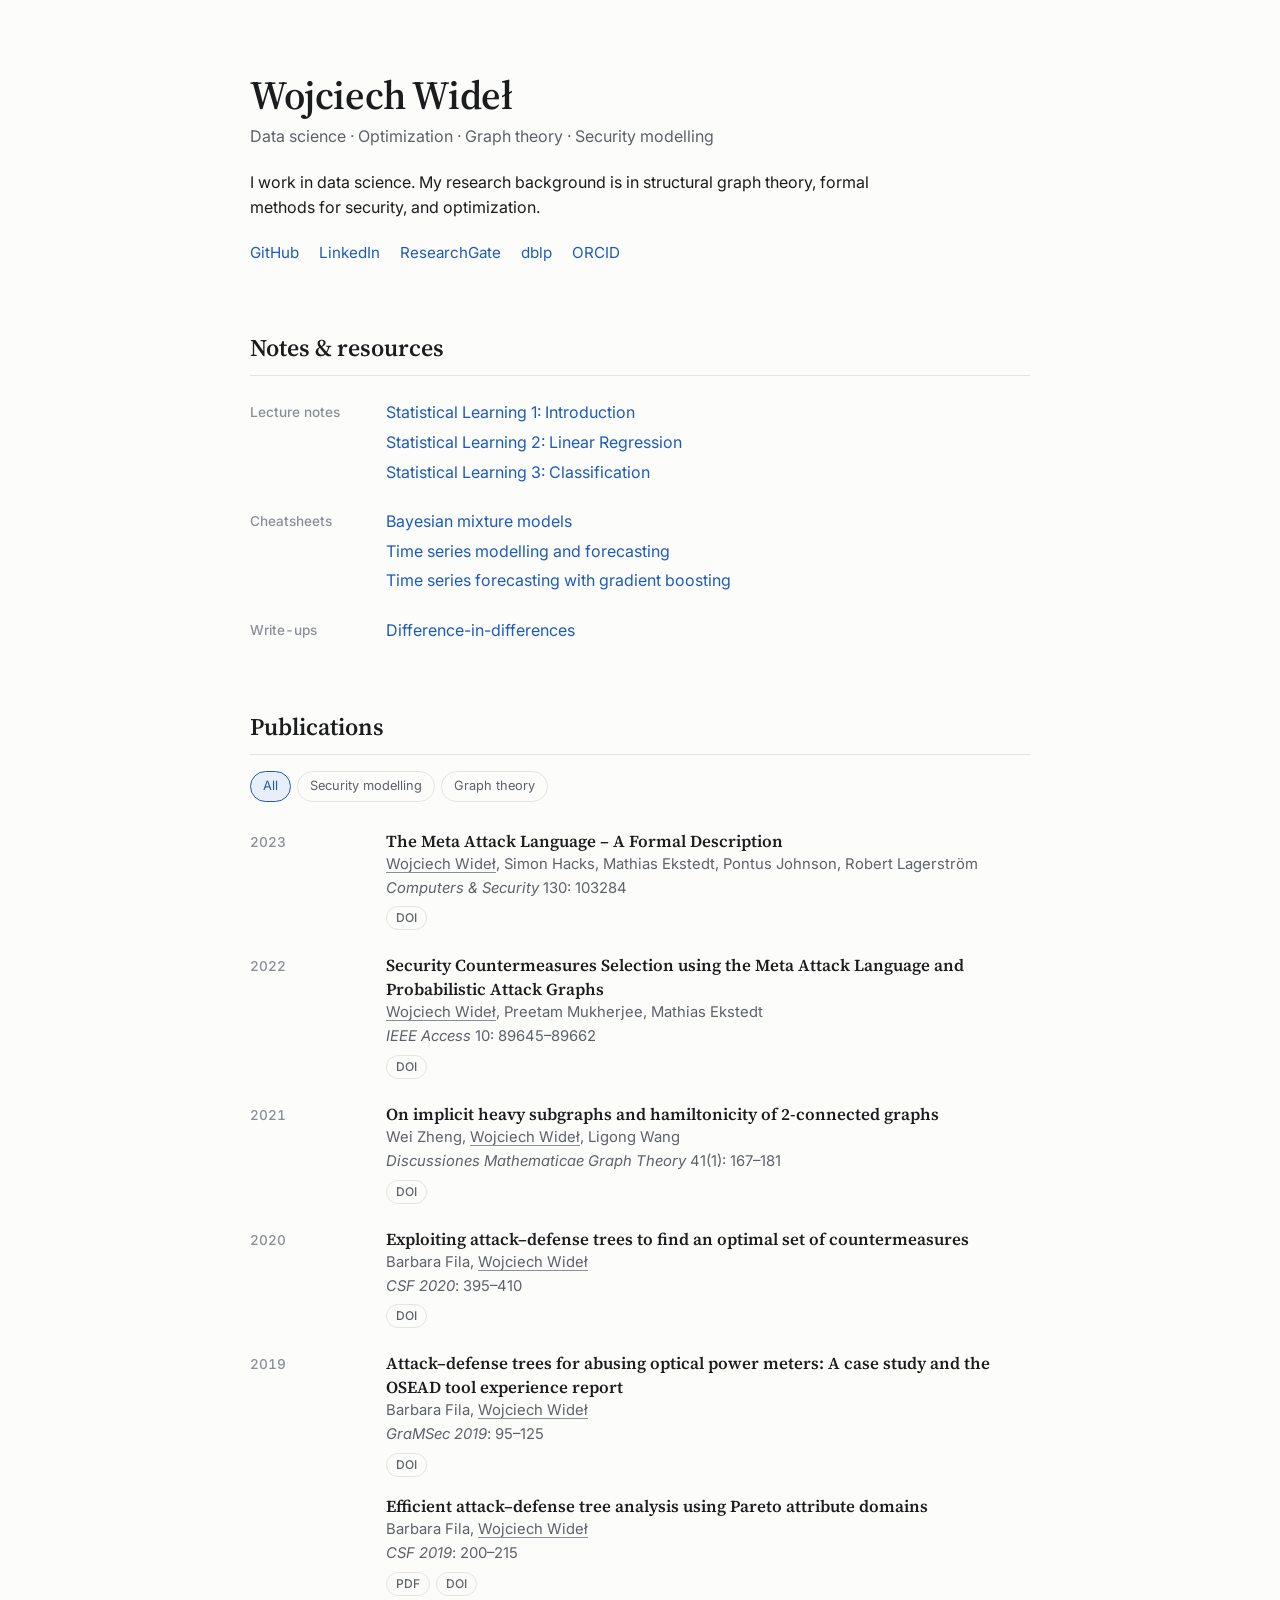
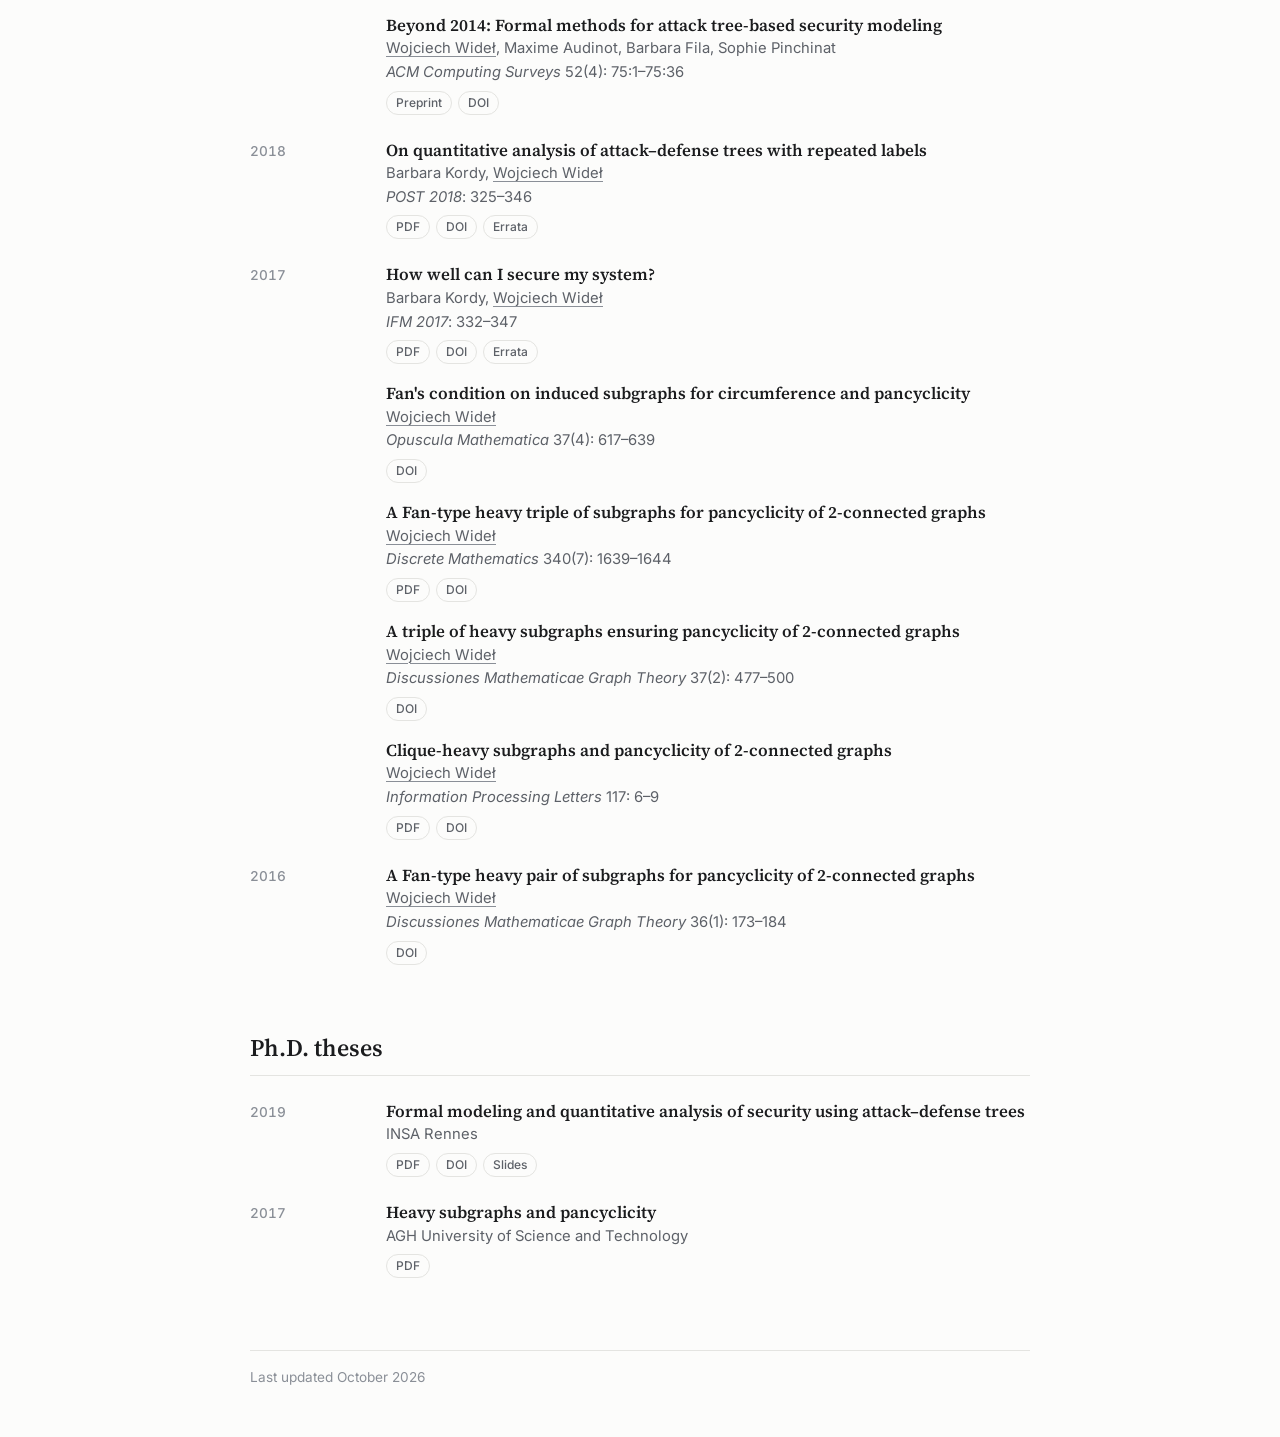
<file: index.html>
<!DOCTYPE html>
<html lang="en">

<head>
  <meta charset="utf-8">
  <meta name="viewport" content="width=device-width, initial-scale=1">
  <title>Wojciech Wideł</title>
  <meta name="description"
    content="Wojciech Wideł: data science notes and cheatsheets, and publications on security modelling and graph theory.">

  <meta property="og:type" content="profile">
  <meta property="og:title" content="Wojciech Wideł">
  <meta property="og:description"
    content="Data science notes and cheatsheets, and publications on security modelling and graph theory.">
  <meta property="og:url" content="https://wwidel.github.io/">

  <link rel="icon"
    href="data:image/svg+xml,%3Csvg xmlns='http://www.w3.org/2000/svg' viewBox='0 0 64 64'%3E%3Crect width='64' height='64' rx='14' fill='%231d5bb8'/%3E%3Ctext x='32' y='43' font-family='Georgia,serif' font-size='30' font-weight='600' fill='white' text-anchor='middle'%3EWW%3C/text%3E%3C/svg%3E">

  <link rel="preconnect" href="https://fonts.googleapis.com">
  <link rel="preconnect" href="https://fonts.gstatic.com" crossorigin>
  <link rel="stylesheet"
    href="https://fonts.googleapis.com/css2?family=Inter:wght@400;500;600&family=Source+Serif+4:opsz,wght@8..60,600&display=swap">
  <link rel="stylesheet" href="style.css">
</head>

<body>
  <main>

    <header>
      <h1>Wojciech Wideł</h1>
      <p class="tagline">Data science &middot; Optimization &middot; Graph theory &middot; Security modelling</p>
      <p class="bio">
        I work in data science. My research background is in structural graph theory, formal methods for security, and
        optimization.
      </p>
      <ul class="profiles">
        <li><a href="https://github.com/wwidel">GitHub</a></li>
        <li><a href="https://www.linkedin.com/in/wojciech-wide%C5%82-252187187/">LinkedIn</a></li>
        <li><a href="https://www.researchgate.net/profile/Wojciech_Widel">ResearchGate</a></li>
        <li><a href="https://dblp.uni-trier.de/pers/hd/w/Widel:Wojciech">dblp</a></li>
        <li><a href="https://orcid.org/0000-0002-1680-5255">ORCID</a></li>
      </ul>
    </header>

    <section id="resources">
      <h2>Notes &amp; resources</h2>

      <div class="group">
        <div class="group-label">Lecture notes</div>
        <ul class="resources">
          <li><a href="data/statistical_learning_01_overview.pdf">Statistical Learning 1: Introduction</a></li>
          <li><a href="data/statistical_learning_02_linear_regression.pdf">Statistical Learning 2: Linear Regression</a></li>
          <li><a href="data/statistical_learning_03_classification.pdf">Statistical Learning 3: Classification</a></li>
        </ul>
      </div>

      <div class="group">
        <div class="group-label">Cheatsheets</div>
        <ul class="resources">
          <li><a href="data/cheatsheet_bayesian_mixture_models.pdf">Bayesian mixture models</a></li>
          <li><a href="data/cheatsheet_time_series.pdf">Time series modelling and forecasting</a></li>
          <li><a href="data/cheatsheet_time_series_forecasting_with_trees.pdf">Time series forecasting with gradient
              boosting</a></li>
        </ul>
      </div>

      <div class="group">
        <div class="group-label">Write-ups</div>
        <ul class="resources">
          <li><a href="data/write_up_diff_in_diff.pdf">Difference-in-differences</a></li>
        </ul>
      </div>
    </section>

    <section id="publications">
      <h2>Publications</h2>

      <div class="filter" role="group" aria-label="Filter publications by topic" hidden>
        <button type="button" data-filter="all" aria-pressed="true">All</button>
        <button type="button" data-filter="security" aria-pressed="false">Security modelling</button>
        <button type="button" data-filter="graphs" aria-pressed="false">Graph theory</button>
      </div>

      <div class="group">
        <div class="group-label">2023</div>
        <ul>
          <li class="pub" data-topic="security">
            <span class="pub-title">The Meta Attack Language &ndash; A Formal Description</span>
            <span class="pub-authors"><span class="me">Wojciech Wideł</span>,
              <a href="https://www.researchgate.net/profile/Simon-Hacks">Simon Hacks</a>,
              <a href="https://www.researchgate.net/profile/Mathias-Ekstedt">Mathias Ekstedt</a>,
              <a href="https://www.researchgate.net/profile/Pontus-Johnson">Pontus Johnson</a>,
              <a href="https://www.researchgate.net/profile/Lagerstroem-Robert">Robert Lagerström</a></span>
            <span class="pub-venue"><em>Computers &amp; Security</em> 130: 103284</span>
            <span class="links">
              <a href="https://doi.org/10.1016/j.cose.2023.103284">DOI</a>
            </span>
          </li>
        </ul>
      </div>

      <div class="group">
        <div class="group-label">2022</div>
        <ul>
          <li class="pub" data-topic="security">
            <span class="pub-title">Security Countermeasures Selection using the Meta Attack Language and Probabilistic
              Attack Graphs</span>
            <span class="pub-authors"><span class="me">Wojciech Wideł</span>,
              <a href="https://www.researchgate.net/profile/Preetam-Mukherjee">Preetam Mukherjee</a>,
              <a href="https://www.researchgate.net/profile/Mathias-Ekstedt">Mathias Ekstedt</a></span>
            <span class="pub-venue"><em>IEEE Access</em> 10: 89645&ndash;89662</span>
            <span class="links">
              <a href="https://doi.org/10.1109/access.2022.3200601">DOI</a>
            </span>
          </li>
        </ul>
      </div>

      <div class="group">
        <div class="group-label">2021</div>
        <ul>
          <li class="pub" data-topic="graphs">
            <span class="pub-title">On implicit heavy subgraphs and hamiltonicity of 2-connected graphs</span>
            <span class="pub-authors"><a href="https://www.researchgate.net/profile/Wei_Zheng125">Wei Zheng</a>,
              <span class="me">Wojciech Wideł</span>, Ligong Wang</span>
            <span class="pub-venue"><em>Discussiones Mathematicae Graph Theory</em> 41(1): 167&ndash;181</span>
            <span class="links">
              <a href="https://doi.org/10.7151/dmgt.2170">DOI</a>
            </span>
          </li>
        </ul>
      </div>

      <div class="group">
        <div class="group-label">2020</div>
        <ul>
          <li class="pub" data-topic="security">
            <span class="pub-title">Exploiting attack&ndash;defense trees to find an optimal set of countermeasures</span>
            <span class="pub-authors"><a href="http://people.irisa.fr/Barbara.Kordy/">Barbara Fila</a>,
              <span class="me">Wojciech Wideł</span></span>
            <span class="pub-venue"><em>CSF 2020</em>: 395&ndash;410</span>
            <span class="links">
              <a href="https://doi.org/10.1109/csf49147.2020.00035">DOI</a>
            </span>
          </li>
        </ul>
      </div>

      <div class="group">
        <div class="group-label">2019</div>
        <ul>
          <li class="pub" data-topic="security">
            <span class="pub-title">Attack&ndash;defense trees for abusing optical power meters: A case study and the
              OSEAD tool experience report</span>
            <span class="pub-authors"><a href="http://people.irisa.fr/Barbara.Kordy/">Barbara Fila</a>,
              <span class="me">Wojciech Wideł</span></span>
            <span class="pub-venue"><em>GraMSec 2019</em>: 95&ndash;125</span>
            <span class="links">
              <a href="https://doi.org/10.1007/978-3-030-36537-0_6">DOI</a>
            </span>
          </li>
          <li class="pub" data-topic="security">
            <span class="pub-title">Efficient attack&ndash;defense tree analysis using Pareto attribute domains</span>
            <span class="pub-authors"><a href="http://people.irisa.fr/Barbara.Kordy/">Barbara Fila</a>,
              <span class="me">Wojciech Wideł</span></span>
            <span class="pub-venue"><em>CSF 2019</em>: 200&ndash;215</span>
            <span class="links">
              <a href="papers/2019_fila_widel_CSF.pdf">PDF</a>
              <a href="https://doi.org/10.1109/csf.2019.00021">DOI</a>
            </span>
          </li>
          <li class="pub" data-topic="security">
            <span class="pub-title">Beyond 2014: Formal methods for attack tree-based security modeling</span>
            <span class="pub-authors"><span class="me">Wojciech Wideł</span>, Maxime Audinot,
              <a href="http://people.irisa.fr/Barbara.Kordy/">Barbara Fila</a>,
              <a href="http://people.irisa.fr/Sophie.Pinchinat/">Sophie Pinchinat</a></span>
            <span class="pub-venue"><em>ACM Computing Surveys</em> 52(4): 75:1&ndash;75:36</span>
            <span class="links">
              <a href="papers/2019_ACM_survey_PREPRINT.pdf">Preprint</a>
              <a href="https://doi.org/10.1145/3331524">DOI</a>
            </span>
          </li>
        </ul>
      </div>

      <div class="group">
        <div class="group-label">2018</div>
        <ul>
          <li class="pub" data-topic="security">
            <span class="pub-title">On quantitative analysis of attack&ndash;defense trees with repeated labels</span>
            <span class="pub-authors"><a href="http://people.irisa.fr/Barbara.Kordy/">Barbara Kordy</a>,
              <span class="me">Wojciech Wideł</span></span>
            <span class="pub-venue"><em>POST 2018</em>: 325&ndash;346</span>
            <span class="links">
              <a href="papers/2018_kordy_widel_POST.pdf">PDF</a>
              <a href="https://doi.org/10.1007/978-3-319-89722-6_14">DOI</a>
              <a href="papers/POSTerrata.pdf">Errata</a>
            </span>
          </li>
        </ul>
      </div>

      <div class="group">
        <div class="group-label">2017</div>
        <ul>
          <li class="pub" data-topic="security">
            <span class="pub-title">How well can I secure my system?</span>
            <span class="pub-authors"><a href="http://people.irisa.fr/Barbara.Kordy/">Barbara Kordy</a>,
              <span class="me">Wojciech Wideł</span></span>
            <span class="pub-venue"><em>IFM 2017</em>: 332&ndash;347</span>
            <span class="links">
              <a href="papers/2017_kordy_widel_iFM.pdf">PDF</a>
              <a href="https://doi.org/10.1007/978-3-319-66845-1_22">DOI</a>
              <a href="papers/iFMerrata.pdf">Errata</a>
            </span>
          </li>
          <li class="pub" data-topic="graphs">
            <span class="pub-title">Fan's condition on induced subgraphs for circumference and pancyclicity</span>
            <span class="pub-authors"><span class="me">Wojciech Wideł</span></span>
            <span class="pub-venue"><em>Opuscula Mathematica</em> 37(4): 617&ndash;639</span>
            <span class="links">
              <a href="https://doi.org/10.7494/opmath.2017.37.4.617">DOI</a>
            </span>
          </li>
          <li class="pub" data-topic="graphs">
            <span class="pub-title">A Fan-type heavy triple of subgraphs for pancyclicity of 2-connected graphs</span>
            <span class="pub-authors"><span class="me">Wojciech Wideł</span></span>
            <span class="pub-venue"><em>Discrete Mathematics</em> 340(7): 1639&ndash;1644</span>
            <span class="links">
              <a href="papers/2017_widel_k13p7h.pdf">PDF</a>
              <a href="https://doi.org/10.1016/j.disc.2017.03.010">DOI</a>
            </span>
          </li>
          <li class="pub" data-topic="graphs">
            <span class="pub-title">A triple of heavy subgraphs ensuring pancyclicity of 2-connected graphs</span>
            <span class="pub-authors"><span class="me">Wojciech Wideł</span></span>
            <span class="pub-venue"><em>Discussiones Mathematicae Graph Theory</em> 37(2): 477&ndash;500</span>
            <span class="links">
              <a href="https://doi.org/10.7151/dmgt.1938">DOI</a>
            </span>
          </li>
          <li class="pub" data-topic="graphs">
            <span class="pub-title">Clique-heavy subgraphs and pancyclicity of 2-connected graphs</span>
            <span class="pub-authors"><span class="me">Wojciech Wideł</span></span>
            <span class="pub-venue"><em>Information Processing Letters</em> 117: 6&ndash;9</span>
            <span class="links">
              <a href="papers/2017_widel_clique.pdf">PDF</a>
              <a href="https://doi.org/10.1016/j.ipl.2016.08.004">DOI</a>
            </span>
          </li>
        </ul>
      </div>

      <div class="group">
        <div class="group-label">2016</div>
        <ul>
          <li class="pub" data-topic="graphs">
            <span class="pub-title">A Fan-type heavy pair of subgraphs for pancyclicity of 2-connected graphs</span>
            <span class="pub-authors"><span class="me">Wojciech Wideł</span></span>
            <span class="pub-venue"><em>Discussiones Mathematicae Graph Theory</em> 36(1): 173&ndash;184</span>
            <span class="links">
              <a href="https://doi.org/10.7151/dmgt.1840">DOI</a>
            </span>
          </li>
        </ul>
      </div>
    </section>

    <section id="theses">
      <h2>Ph.D. theses</h2>

      <div class="group">
        <div class="group-label">2019</div>
        <ul>
          <li class="pub">
            <span class="pub-title">Formal modeling and quantitative analysis of security using attack&ndash;defense
              trees</span>
            <span class="pub-venue">INSA Rennes</span>
            <span class="links">
              <a href="theseis/widel_thesis_trees.pdf">PDF</a>
              <a href="https://doi.org/10.70675/00bb6b0dzca4ez4626z8a69zd34d58355efb">DOI</a>
              <a href="papers/defense_irisa.pdf">Slides</a>
            </span>
          </li>
        </ul>
      </div>

      <div class="group">
        <div class="group-label">2017</div>
        <ul>
          <li class="pub">
            <span class="pub-title">Heavy subgraphs and pancyclicity</span>
            <span class="pub-venue">AGH University of Science and Technology</span>
            <span class="links">
              <a href="theseis/widel_thesis_heavy.pdf">PDF</a>
            </span>
          </li>
        </ul>
      </div>
    </section>

    <footer>
      Last updated October 2026
    </footer>

  </main>

  <script>
    // Topic filter for publications; without JS every entry stays visible.
    (function () {
      var section = document.getElementById('publications');
      var filter = section.querySelector('.filter');
      var buttons = filter.querySelectorAll('button');
      filter.hidden = false;

      filter.addEventListener('click', function (e) {
        var button = e.target.closest('button');
        if (!button) return;
        var topic = button.dataset.filter;

        buttons.forEach(function (b) {
          b.setAttribute('aria-pressed', String(b === button));
        });
        section.querySelectorAll('.pub').forEach(function (pub) {
          pub.hidden = topic !== 'all' && pub.dataset.topic !== topic;
        });
        section.querySelectorAll('.group').forEach(function (group) {
          group.hidden = !group.querySelector('.pub:not([hidden])');
        });
      });
    })();
  </script>
</body>

</html>
</file>
<file: style.css>
:root {
  --bg: #fcfcfb;
  --text: #1b1c1e;
  --muted: #5d6168;
  --faint: #8a8f97;
  --rule: #e4e4e1;
  --accent: #1d5bb8;
  --accent-soft: #e8effa;
  --serif: "Source Serif 4", Georgia, serif;
  --sans: "Inter", system-ui, -apple-system, "Segoe UI", sans-serif;
  color-scheme: light dark;
}

@media (prefers-color-scheme: dark) {
  :root {
    --bg: #131416;
    --text: #e7e7e5;
    --muted: #a3a7ae;
    --faint: #767b83;
    --rule: #2a2c30;
    --accent: #84b3ff;
    --accent-soft: #1c2738;
  }
}

*,
*::before,
*::after {
  box-sizing: border-box;
}

html {
  -webkit-text-size-adjust: 100%;
}

body {
  margin: 0;
  background: var(--bg);
  color: var(--text);
  font-family: var(--sans);
  font-size: 16px;
  line-height: 1.6;
}

main {
  max-width: 820px;
  margin: 0 auto;
  padding: 72px 20px 48px;
}

a {
  color: var(--accent);
  text-decoration: none;
}

a:hover {
  text-decoration: underline;
  text-underline-offset: 2px;
}

a:focus-visible,
button:focus-visible {
  outline: 2px solid var(--accent);
  outline-offset: 2px;
  border-radius: 4px;
}

/* Header */

h1 {
  font-family: var(--serif);
  font-size: 2.5rem;
  font-weight: 600;
  line-height: 1.15;
  letter-spacing: -0.01em;
  margin: 0 0 6px;
}

.tagline {
  color: var(--muted);
  margin: 0 0 20px;
}

.bio {
  margin: 0 0 20px;
  max-width: 62ch;
}

.profiles {
  display: flex;
  flex-wrap: wrap;
  gap: 4px 20px;
  margin: 0;
  padding: 0;
  list-style: none;
  font-size: 0.95rem;
}

/* Sections */

section {
  margin-top: 64px;
}

h2 {
  font-family: var(--serif);
  font-size: 1.5rem;
  font-weight: 600;
  margin: 0 0 24px;
  padding-bottom: 8px;
  border-bottom: 1px solid var(--rule);
}

.group {
  display: grid;
  grid-template-columns: 112px 1fr;
  gap: 0 24px;
  margin-bottom: 24px;
}

.group-label {
  color: var(--faint);
  font-size: 0.85rem;
  font-weight: 500;
  padding-top: 2px;
  font-variant-numeric: tabular-nums;
}

.group ul {
  margin: 0;
  padding: 0;
  list-style: none;
}

/* Resources */

.resources li + li {
  margin-top: 4px;
}

/* Publications */

.pub + .pub {
  margin-top: 18px;
}

.pub-title {
  display: block;
  font-family: var(--serif);
  font-size: 1.05rem;
  font-weight: 600;
  line-height: 1.4;
}

.pub-authors,
.pub-venue {
  display: block;
  color: var(--muted);
  font-size: 0.925rem;
}

.pub-authors a {
  color: inherit;
}

.pub-authors a:hover {
  color: var(--accent);
}

.me {
  text-decoration: underline;
  text-decoration-color: var(--faint);
  text-decoration-thickness: 1px;
  text-underline-offset: 3px;
}

.pub-venue em {
  font-style: italic;
}

.links {
  display: flex;
  flex-wrap: wrap;
  gap: 6px;
  margin-top: 6px;
}

.links a {
  font-size: 0.75rem;
  font-weight: 500;
  line-height: 1;
  padding: 5px 9px;
  border: 1px solid var(--rule);
  border-radius: 999px;
  color: var(--muted);
}

.links a:hover {
  color: var(--accent);
  border-color: var(--accent);
  background: var(--accent-soft);
  text-decoration: none;
}

/* Topic filter */

.filter {
  display: flex;
  flex-wrap: wrap;
  gap: 6px;
  margin: -8px 0 28px;
}

.filter button {
  font: inherit;
  font-size: 0.8rem;
  padding: 4px 12px;
  border: 1px solid var(--rule);
  border-radius: 999px;
  background: none;
  color: var(--muted);
  cursor: pointer;
}

.filter button[aria-pressed="true"] {
  color: var(--accent);
  border-color: var(--accent);
  background: var(--accent-soft);
}

[hidden] {
  display: none !important;
}

footer {
  margin-top: 72px;
  padding-top: 16px;
  border-top: 1px solid var(--rule);
  color: var(--faint);
  font-size: 0.85rem;
}

@media (max-width: 560px) {
  main {
    padding-top: 48px;
  }

  h1 {
    font-size: 2rem;
  }

  .group {
    grid-template-columns: 1fr;
  }

  .group-label {
    margin-bottom: 8px;
  }
}
</file>
